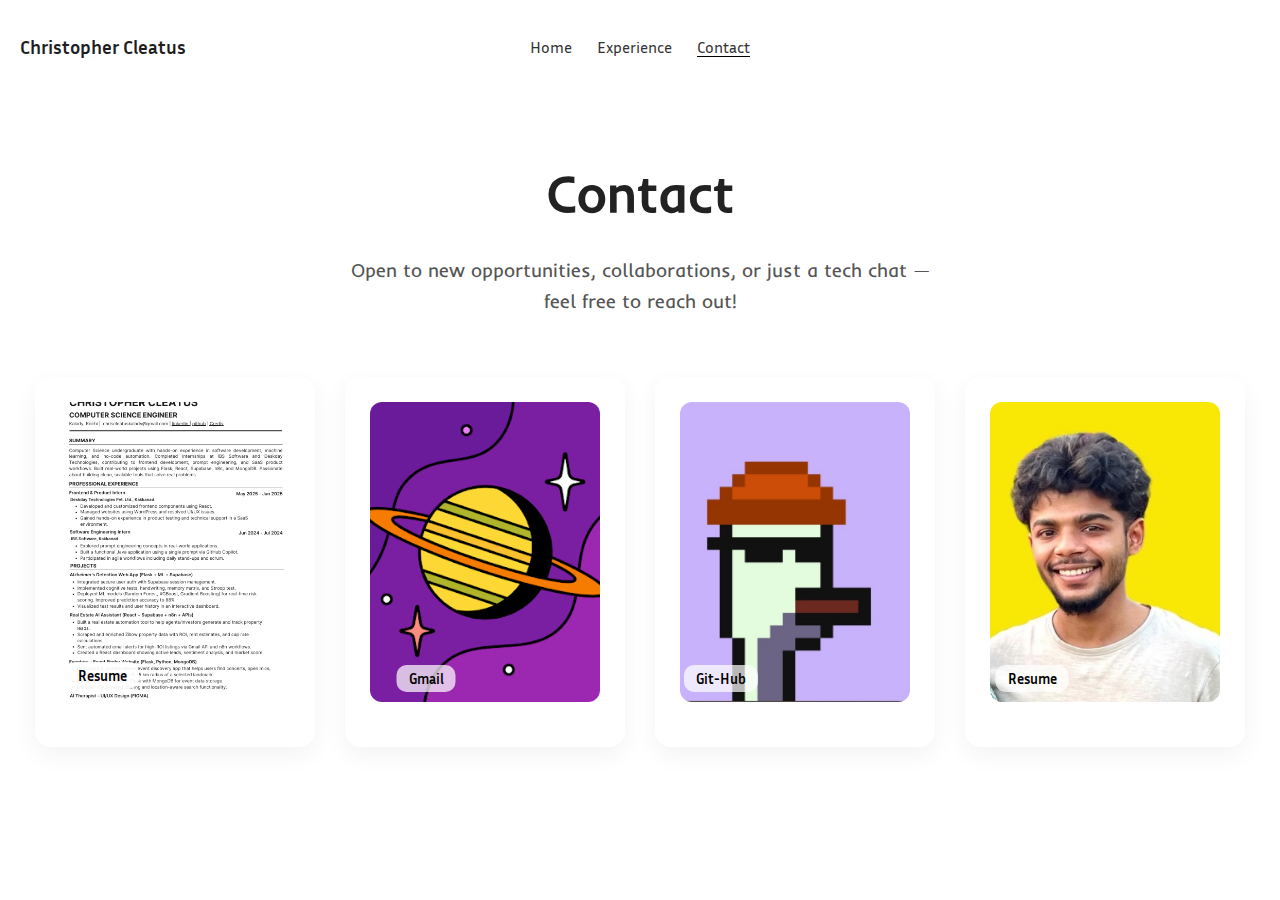
<file: contact.html>
<!DOCTYPE html>
<html lang="en">
  <head>
    <meta charset="UTF-8" />
    <meta name="viewport" content="width=device-width, initial-scale=1.0" />
    <link href="https://fonts.googleapis.com/css2?family=Inria+Sans:wght@300;400;700&display=swap" rel="stylesheet">
    <link href="https://fonts.googleapis.com/css2?family=Urbanist:wght@300;400;600;700&display=swap" rel="stylesheet">
    <link href="https://fonts.googleapis.com/css2?family=Inder&display=swap" rel="stylesheet">
    <title>Contact | Christopher Cleatus</title>
    <link rel="stylesheet" href="contact.css" />
  </head>
  <body>
    <section id="home" class="hero">
  <div class="topbar">
    <div class="logo">
      <h1>Christopher Cleatus</h1>
    </div>

    <div class="navbar">
      <ul class="nav-links">
        <li><a href="index.html" >Home</a></li>
        <li><a href="experience.html">Experience</a></li>
        <li><a href="contact.html"  class="active">Contact</a></li>
      </ul>
    </div>
  </div>

    <!-- Contact Section -->
    <section class="contact-hero">
      <div class="contact-content">
        <div class="contact-header">
          <h1>Contact</h1>
          <p>Open to new opportunities, collaborations, or just a tech chat — feel free to reach out!</p>
        </div>

        <div class="contact-cards">
          <!-- Resume Card -->
          <a href="assets/resume.pdf" target="_blank" download="Christopher_Cleatus_Resume.pdf" class="contact-card resume-card">
            <div class="resume-preview">
              <img src="assets/resume.png" alt="Resume Preview" />
              <div class="infor"><h3>Resume</h3></div>
            </div>
          </a>

          <!-- Gmail Card -->
          <a href="mailto:chriscleatuskalady@gmail.com" class="contact-card gmail-card">
            <img src="assets/gmail.png" alt="Gmail Icon" class="card-icon" />
            <div class="infor1"><h3>Gmail</h3></div>
          </a>

          <!-- GitHub Card -->
          <a href="https://github.com/christ0pper" target="_blank" class="contact-card github-card">
            <div class="pixel-art">
              <img src="assets/github.jpg" alt="GitHub Profile" />
              <div class="infor2"><h3>Git-Hub</h3></div>
            </div>
          </a>

          <!-- LinkedIn Card -->
          <a href="https://www.linkedin.com/in/christopher-cleatus/" target="_blank" class="contact-card linkedin-card">
            <div class="pixel-art">
              <img src="assets/linkedin.jpg" alt="LinkedIn Profile" />
              <div class="infor3"><h3>Resume</h3></div>
            </div>
          </a>
        </div>
      </div>
    </section>

    <script src="script.js"></script>
  </body>
</html>
</file>
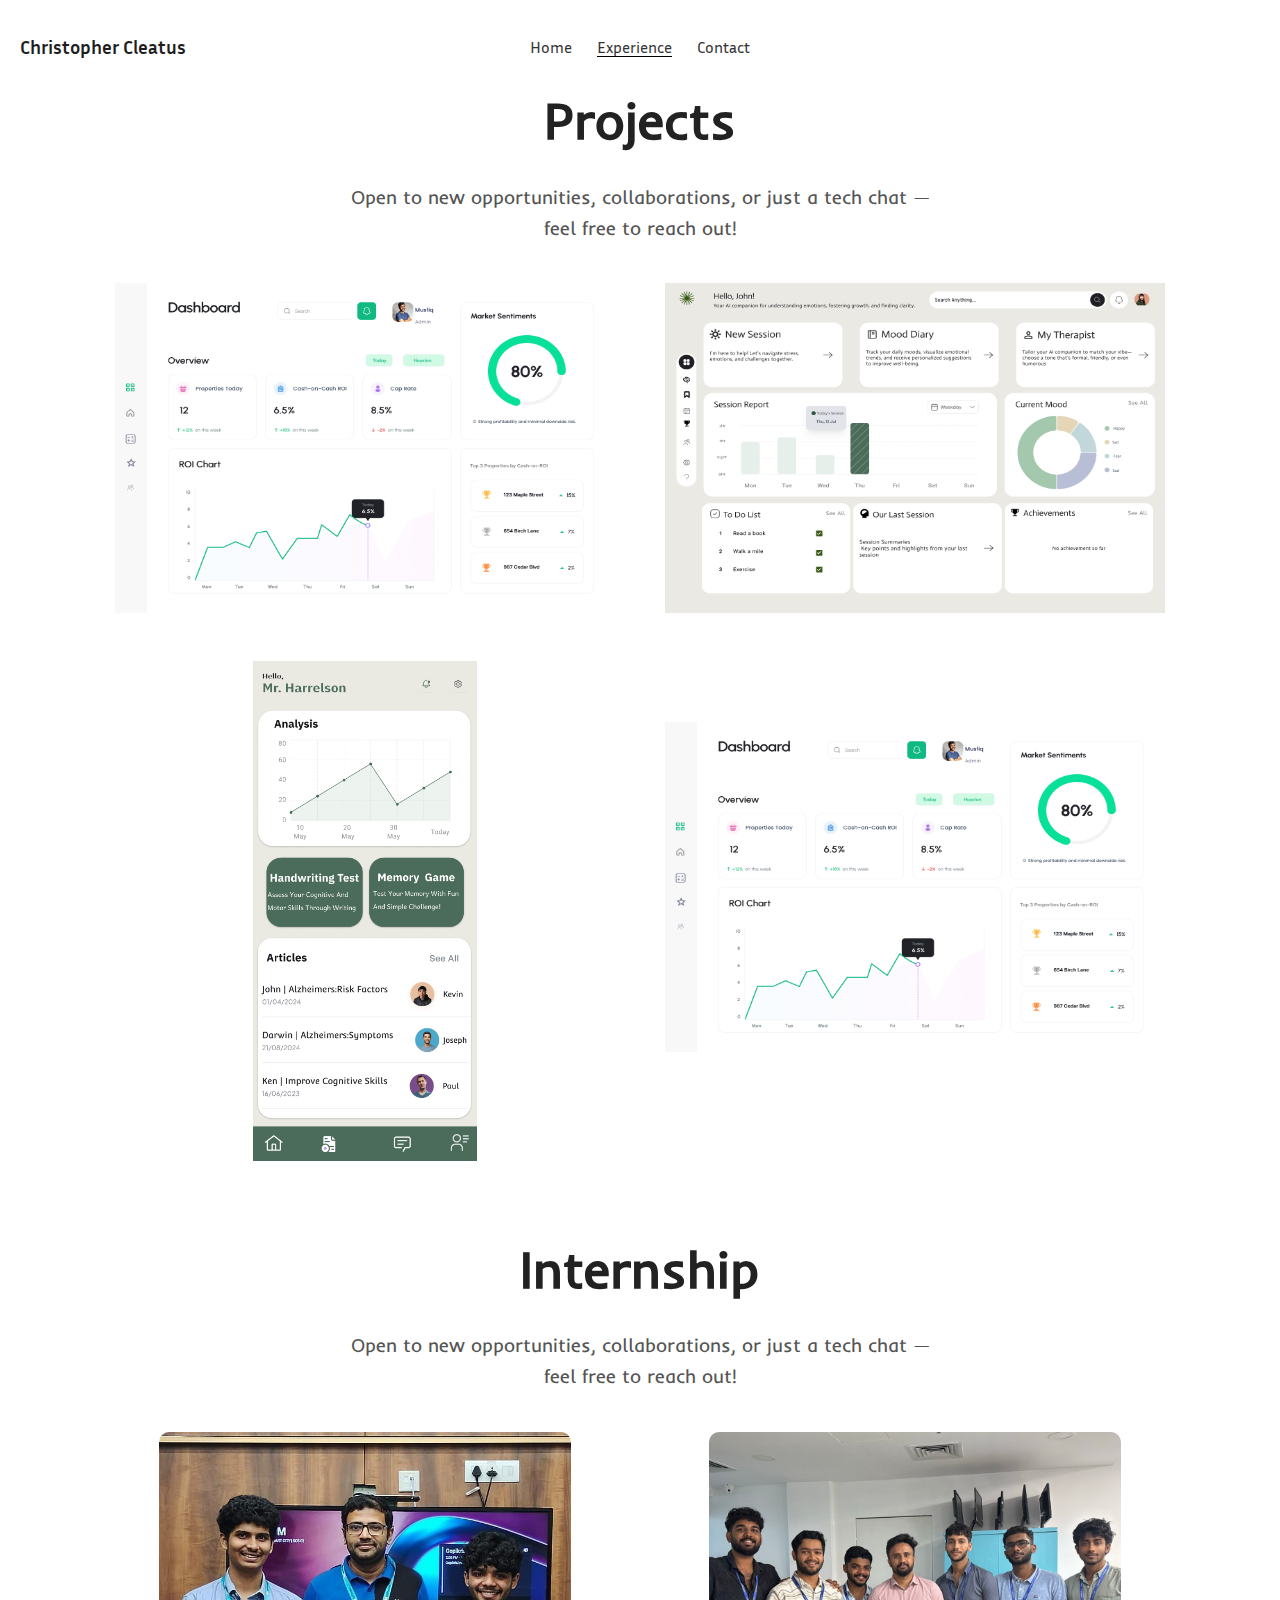
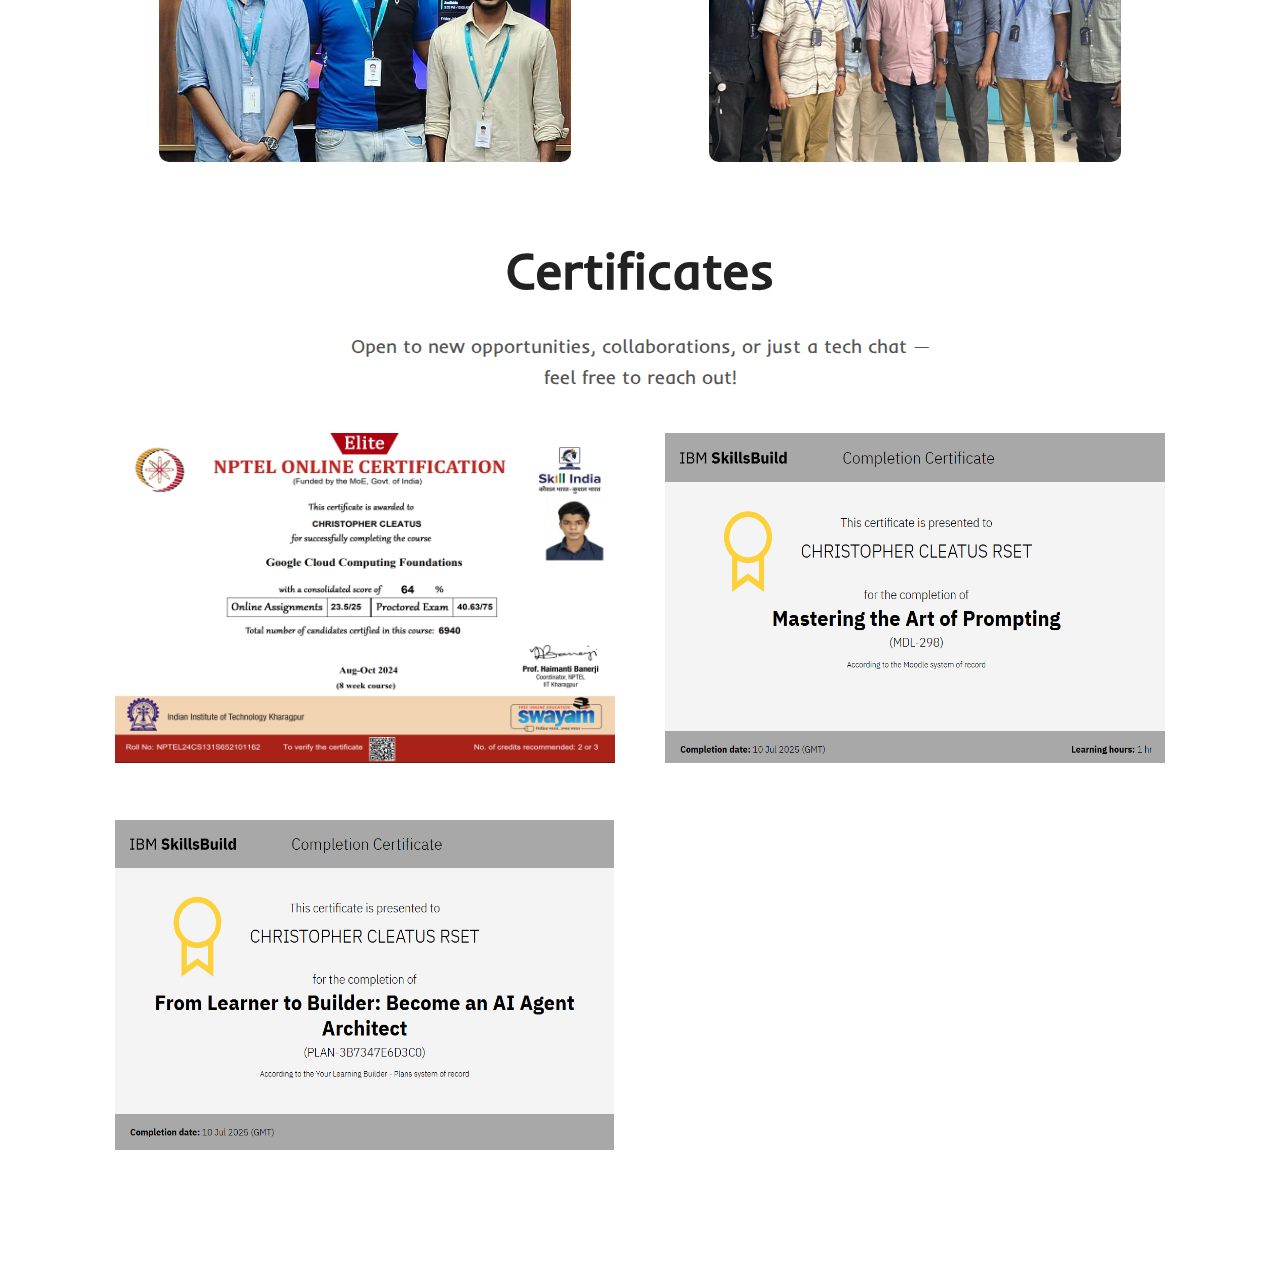
<file: experience.html>
<!DOCTYPE html>
<html lang="en">
  <head>
    <meta charset="UTF-8" />
    <link href="https://fonts.googleapis.com/css2?family=Inria+Sans:wght@300;400;700&display=swap" rel="stylesheet">
    <link href="https://fonts.googleapis.com/css2?family=Urbanist:wght@300;400;600;700&display=swap" rel="stylesheet">
    <link href="https://fonts.googleapis.com/css2?family=Inder&display=swap" rel="stylesheet">
    <meta name="viewport" content="width=device-width, initial-scale=1.0" />
    <title>Christopher Cleatus | Portfolio</title>
    <link rel="stylesheet" href="experience.css" />
  </head>
  <body>
    <section id="home" class="hero">
  <div class="topbar">
    <div class="logo">
      <h1>Christopher Cleatus</h1>
    </div>

    <div class="navbar">
      <ul class="nav-links">
        <li><a href="index.html" >Home</a></li>
        <li><a href="experience.html" class="active">Experience</a></li>
        <li><a href="contact.html">Contact</a></li>
      </ul>
    </div>
  </div>

    <section class="experience-hero">
      <div class="experience-content">
        <div class="experience-header">
          <h1>Projects</h1>
          <p>Open to new opportunities, collaborations, or just a tech chat — feel free to reach out!</p>
        
        <div class="project-cards">
            <div class="project-card">
              <img src="assets/saas.png" class="aura">
            </div>
          <!-- Resume Card -->
            <div class="project-card">
              <img src="assets/therasify.png" class="aura">
            </div>
        </div>
        <div class="project-cards">
          <!-- Resume Card -->
            <div class="project-card">
              <img src="assets/mar.png" class="aura1">
            </div>
          <!-- Resume Card -->
            <div class="project-card">
              <img src="assets/saas.png" class="aura2">
            </div>
        </div>
        </div>
        <div class="experience-header">
          <h1>Internship</h1>
          <p>Open to new opportunities, collaborations, or just a tech chat — feel free to reach out!</p>
        
        <div class="project-cards">
          <!-- Resume Card -->
            <div class="project-card">
              <a href="https://www.linkedin.com/posts/christopher-cleatus_i-am-pleased-to-announce-that-my-colleague-activity-7223344894856118274-c_nL?utm_source=share&utm_medium=member_desktop&rcm=ACoAADXW3KMBhqXgXel8PJ-ha2OKVLLr6PpwyHo" target="blank"><img src="assets/ibs.jpeg"  class="ibs-card"></a>
            </div>
          <!-- Resume Card -->
            <div class="project-card">
              <a href="https://www.linkedin.com/posts/christopher-cleatus_im-incredibly-grateful-for-the-opportunity-activity-7341492992840515586-c6tO?utm_source=share&utm_medium=member_desktop&rcm=ACoAADXW3KMBhqXgXel8PJ-ha2OKVLLr6PpwyHo"target="blank"><img src="assets/deskday.jpeg" class="deskday-card"></a>
            </div>
        </div>
        </div>
        <div class="experience-header">
          <h1>Certificates</h1>
          <p>Open to new opportunities, collaborations, or just a tech chat — feel free to reach out!</p>
        
        <div class="project-cards">
          <!-- Resume Card -->
            <div class="project-card">
              <img src="assets/nptel.png" class="aura">
            </div>
          <!-- Resume Card -->
            <div class="project-card">
              <img src="assets/prompt.png" class="aura">
            </div>
            <div class="project-card">
              <img src="assets/AI.png" class="aura">
            </div>
        </div>
        </div>
    </section>
  </body>
</html>
</file>
<file: contact.css>
* {
  margin: 0;
  padding: 0;
  box-sizing: border-box;
}

body {
  font-family: 'Segoe UI', Tahoma, Geneva, Verdana, sans-serif;
  background-color: #ffffffff;
  color: #1e1e1e;
  line-height: 1.6;
}

.resume-preview img,
.pixel-art img,
.contact-card img.card-icon {
  width: 100%;
  height: 300px;
  object-fit: cover;     /* Ensures the image fills the box */
  object-position: center; /* Keeps the center visible when zoomed */
  border-radius: 12px;
}
/* Top Navigation */
.topbar {
  display: flex;
  align-items: center;
  justify-content: center;
  padding: 30px 20px;
  width: 100%;
  position: absolute;
  top: 0;
  left: 0;
  z-index: 5;  /* Reduced from 10 */
}

.logo {
  position: absolute;
  left: 20px;
  
}
.resume-preview {
  position: relative; /* Required so .infor's positioning works */
  display: inline-block;
}

.contact-card {
  position: relative; /* Ensure .infor overlays are relative to this card */
  width: 280px;
  height: 370px;
 
  border-radius: 16px;
  padding: 25px;
  text-align: center;
  text-decoration: none;
  
  background-color:;
  transition: transform 0.3s ease, box-shadow 0.3s ease;
  display: flex;
  flex-direction: column;
  justify-content: center; /* Center contents */
  overflow: hidden;
}

.infor1, .infor2, .infor3 {
  position: absolute;
  bottom: 55px; /* Place label slightly above the bottom */
  right: 50%;
  transform: translateX(-50%);
  background-color: rgba(255, 255, 255, 0.71);
  border-radius: 10px;
  padding: 2px 12px;
  z-index: 2;
}
.infor{
  position: absolute;
  bottom: 20px; /* Place label slightly above the bottom */
  right: 50%;
  transform: translateX(-50%);
  background-color: rgba(255, 255, 255, 0.9);
  border-radius: 10px;
  padding: 2px 12px;
  z-index: 2;
}

.infor h3, 
.infor1 h3, 
.infor2 h3, 
.infor3 h3 {
  margin: 0;
  font-size: 0.9rem;
  font-family: 'Inria Sans';
  color: #000;
}

.logo h1 {
  font-size: 1.2rem;
  margin: 0;
  font-family: 'Inria Sans';
}

.navbar {
  
  border-radius: 10px;
  padding: 5px 20px;
}

.nav-links {
    font-family: 'Inria Sans';
  list-style: none;
  display: flex;
  gap: 25px;
}

.nav-links a {
  text-decoration: none;
  color: #333;
  font-weight: 400;
  position: relative;
  transition: color 0.3s ease;
}

.nav-links a:hover {
  color: #000000ff;
}

.nav-links a.active::after {
  content: "";
  position: absolute;
  left: 0;
  bottom: 0px;
  width: 100%;
  height: 1.2px;
  background-color: #000000ff;
}

/* Contact Hero Section */
.contact-hero {
  min-height: 100vh;
  padding: 80px 20px 80px;

  display: flex;
  flex-direction: column;
  align-items: center;
  justify-content: center;
}

.contact-content {
    font-family:Inder;
  max-width: 1200px;
  width: 100%;
  text-align: center;
}

.contact-header {
  margin-bottom: 60px;
}

.contact-header h1 {
  font-size: 3.2rem;
  font-weight: 700;
  color: #222;
  margin-bottom: 20px;
}

.contact-header p {
  font-size: 1.2rem;
  color: #555;
  max-width: 600px;
  margin: 0 auto;
}

/* Contact Cards Grid */
.contact-cards {
  display: grid;
  grid-template-columns: repeat(4, 280px);
  gap: 30px;
  justify-content: center;
  margin-top: 40px;
}

/* Generic Card Styling */
.contact-card {
  width: 280px;
  height: 370px;
  
  border-radius: 16px;
  padding: 25px;
  text-align: center;
  text-decoration: none;
  
  box-shadow: 0 8px 24px rgba(0, 0, 0, 0.05);
  transition: transform 0.3s ease, box-shadow 0.3s ease;
  display: flex;
  flex-direction: column;
  justify-content: space-between;
}
</file>
<file: experience.css>
* {
  margin: 0;
  padding: 0;
  box-sizing: border-box;
}

html, body {
  width: 100%;
  max-width: 100vw;
  overflow-x: hidden;
  font-family: 'Segoe UI', sans-serif;
  line-height: 1.6;
  color: #1e1e1e;
  background-color: #ffffff;
  scroll-behavior: smooth;
}

/* ==========================================================================
   NAVIGATION
   ========================================================================== */

.topbar {
  display: flex;
  align-items: center;
  justify-content: center;
  padding: 30px 20px;
  width: 100%;
  position: absolute;
  top: 0;
  left: 0;
  z-index: 5;  /* Reduced from 10 */
}

.logo {
  position: absolute;
  left: 20px;
}

.logo h1 {
  font-size: 1.2rem;
  margin: 0;
  font-family: 'Inria Sans';
}

.navbar {
  
  border-radius: 10px;
  padding: 5px 20px;
}

.nav-links {
    font-family: 'Inria Sans';
  list-style: none;
  display: flex;
  gap: 25px;
}

.nav-links a {
  text-decoration: none;
  color: #333;
  font-weight: 400;
  position: relative;
  transition: color 0.3s ease;
}

.nav-links a:hover {
  color: #000000ff;
}

.nav-links a.active::after {
  content: "";
  position: absolute;
  left: 0;
  bottom: 0px;
  width: 100%;
  height: 1.2px;
  background-color: #000000ff;
}
.experience-hero {
  min-height: 100vh;
  padding: 80px 20px 80px;
  background-color: #ffffff;
  display: flex;
  flex-direction: column;
  align-items: center;
  justify-content: center;
}

.experience-content {
    position: relative;  /* Changed from absolute to relative */
  margin-bottom: -20px;
  max-width: 1200px;
  font-family:Inder;
  width: 100%;
  text-align: center;
}

.experience-header {
  margin-bottom: 60px;
}

.experience-header h1 {
    
  font-size: 3.2rem;
  font-weight: 700;
  color: #222;
  margin-bottom: 20px;
}

.experience-header p {
  font-size: 1.2rem;
  color: #555;
  max-width: 600px;
  margin: 0 auto;
}
.project-cards {
  display: grid;
  grid-template-columns: repeat(2, 500px);
  gap: 50px;
  justify-content: center;
  margin-top: 40px;
}

.aura{
   width:500px;
  height:330px;
  border:1px;
}
.aura1{
   height:500px;
  border:1px;
}
.aura2{
  position:relative;
  top:12%;
   width:500px;
  height:330px;
  border:1px;
}

.ibs-card{
  width:412px;
  object-fit:cover;
  height:330px;
  border-radius:10px;
}
.deskday-card{
  width:412px;
  object-fit:cover;
  height:330px;
  border-radius:10px;
}
</file>
